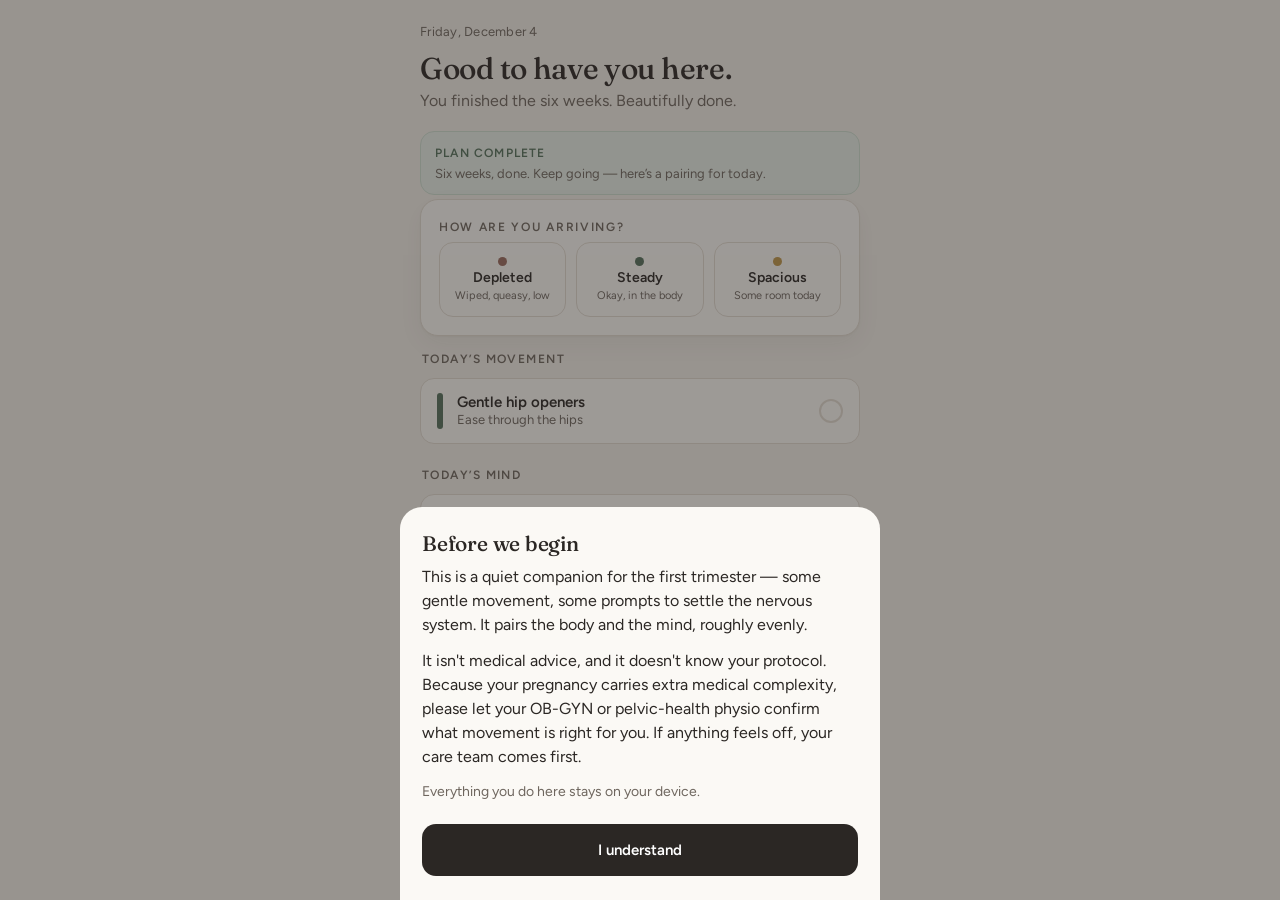
<file: first-trimester/index.html>
<!DOCTYPE html>
<html lang="en">
<head>
<meta charset="UTF-8" />
<meta name="viewport" content="width=device-width, initial-scale=1.0, maximum-scale=1.0, user-scalable=no, viewport-fit=cover" />
<meta name="theme-color" content="#F2EEE7" />
<meta name="apple-mobile-web-app-capable" content="yes" />
<meta name="apple-mobile-web-app-status-bar-style" content="default" />
<meta name="apple-mobile-web-app-title" content="First Trimester" />
<title>First Trimester</title>

<!-- PWA -->
<link rel="manifest" href="/reclaiming/first-trimester/manifest.json" />
<link rel="icon" type="image/svg+xml" href="/reclaiming/first-trimester/favicon.svg" />
<link rel="apple-touch-icon" href="/reclaiming/first-trimester/icon-192.png" />

<link rel="preconnect" href="https://fonts.googleapis.com">
<link rel="preconnect" href="https://fonts.gstatic.com" crossorigin>
<link href="https://fonts.googleapis.com/css2?family=Fraunces:opsz,wght@9..144,400;9..144,500;9..144,600&family=Figtree:wght@400;500;600&display=swap" rel="stylesheet">
<style>
  /* ---------- tokens ---------- */
  :root{
    --paper:#F2EEE7; --surface:#FBF9F5; --surface-2:#EFEAE1;
    --ink:#2B2724; --ink-soft:#6E665E; --line:#E2DBD0;
    --move:#54705B; --move-soft:#E6EDE6;
    --mind:#5B6B82; --mind-soft:#E6EAF0;
    --gold:#C0974A; --radius:18px;
    --shadow:0 1px 2px rgba(43,39,36,.04), 0 8px 24px rgba(43,39,36,.05);
    --ease:cubic-bezier(.22,.61,.36,1);
  }
  *{box-sizing:border-box;}
  html,body{margin:0;padding:0;}
  body{
    background:var(--paper); color:var(--ink);
    font-family:"Figtree",system-ui,-apple-system,sans-serif;
    font-size:16px; line-height:1.5; -webkit-font-smoothing:antialiased;
    overflow-x:hidden; min-height:100dvh;
  }
  @media (prefers-reduced-motion:reduce){ *{animation:none!important;transition:none!important;} }

  .app{ max-width:480px; width:100%; margin:0 auto; min-height:100dvh;
    display:flex; flex-direction:column; background:var(--paper); position:relative; }
  .scroll{ flex:1 1 auto; overflow-y:auto; overflow-x:hidden;
    padding:calc(env(safe-area-inset-top) + 8px) 20px 110px; -webkit-overflow-scrolling:touch; }
  .screen{display:none; animation:rise .4s var(--ease) both;}
  .screen.active{display:block;}
  @keyframes rise{from{opacity:0;transform:translateY(8px);}to{opacity:1;transform:none;}}

  .eyebrow{ font-size:12px; letter-spacing:.14em; text-transform:uppercase;
    color:var(--ink-soft); font-weight:600; margin:0 0 6px; }
  h1{font-family:"Fraunces",serif; font-weight:500; font-size:30px; line-height:1.1; margin:0 0 4px; letter-spacing:-.01em;}
  h2{font-family:"Fraunces",serif; font-weight:500; font-size:21px; line-height:1.15; margin:0 0 10px; letter-spacing:-.01em;}
  h3{font-family:"Fraunces",serif; font-weight:500; font-size:18px; margin:0 0 6px;}
  p{margin:0 0 12px;}
  .soft{color:var(--ink-soft);} .small{font-size:14px;} .ll{max-width:60ch;}

  .top{padding:14px 0 18px;}
  .datestr{font-size:13px; color:var(--ink-soft); margin:0 0 10px; letter-spacing:.02em;}

  .card{ background:var(--surface); border:1px solid var(--line); border-radius:var(--radius);
    padding:18px; box-shadow:var(--shadow); margin-bottom:14px; }
  .card h2,.card h3{margin-top:0;}

  .arrive{display:flex; flex-direction:column; gap:10px; margin-top:4px;}
  .arrive-row{display:flex; gap:10px;}
  .chip{ flex:1 1 0; min-width:0; border:1px solid var(--line); background:var(--surface);
    border-radius:14px; padding:14px 8px; min-height:64px; font-family:inherit; font-size:14px;
    color:var(--ink); cursor:pointer; display:flex; flex-direction:column; align-items:center;
    justify-content:center; gap:3px; text-align:center;
    transition:border-color .2s var(--ease), background .2s var(--ease), transform .12s var(--ease); }
  .chip:active{transform:scale(.97);}
  .chip .dot{width:9px;height:9px;border-radius:50%;}
  .chip.sel{border-color:var(--ink); background:var(--surface-2);}
  .chip .lab{font-weight:600;}
  .chip .sub{font-size:11px; color:var(--ink-soft); line-height:1.2;}

  .suggest{ background:var(--surface-2); border:1px solid var(--line); border-radius:14px;
    padding:16px; margin-top:12px; }
  .suggest .eyebrow{margin-bottom:8px;}

  .progcard{ background:var(--surface-2); border:1px solid var(--line); border-radius:14px;
    padding:12px 14px; margin:0 0 4px; display:flex; flex-direction:column; gap:3px; }
  .progcard.rest{ background:#FBF3E9; border-color:#EAD9C0; }
  .progcard.done{ background:var(--move-soft); border-color:#cdddcf; }
  .progcard .progtag{ font-size:12px; letter-spacing:.1em; text-transform:uppercase; font-weight:600; color:var(--ink); }
  .progcard.rest .progtag{ color:#9A6B2E; }
  .progcard.done .progtag{ color:var(--move); }
  .progcard .progtheme{ font-size:13px; color:var(--ink-soft); line-height:1.35; }

  .planday{ background:var(--surface); border:1px solid var(--line); border-radius:16px;
    padding:12px 12px 4px; margin-bottom:12px; box-shadow:var(--shadow); }
  .planday-now{ border-color:var(--gold); }
  .planhead{ display:flex; align-items:center; justify-content:space-between; padding:2px 4px 8px; }
  .planhead .pdate{ font-size:13px; font-weight:600; color:var(--ink); letter-spacing:.02em; }
  .planhead .pnow{ font-size:11px; font-weight:600; letter-spacing:.06em; text-transform:uppercase;
    color:#fff; background:var(--gold); padding:3px 9px; border-radius:999px; }
  .planday .item{ margin-bottom:8px; }

  .item{ width:100%; text-align:left; background:var(--surface); border:1px solid var(--line);
    border-radius:14px; padding:14px 16px; margin-bottom:10px; cursor:pointer; display:flex;
    align-items:center; gap:14px; min-height:56px; font-family:inherit; color:var(--ink);
    transition:border-color .2s var(--ease), transform .12s var(--ease); }
  .item:active{transform:scale(.99);}
  .item:hover{border-color:#cfc6b8;}
  .item .txt{flex:1 1 auto; min-width:0;}
  .item .name{font-weight:600; font-size:15px; line-height:1.25; display:block;}
  .item .meta{font-size:13px; color:var(--ink-soft); line-height:1.3; display:block;}
  .tag{ flex:0 0 auto; width:6px; align-self:stretch; border-radius:6px; min-height:34px; }
  .tag.move{background:var(--move);} .tag.mind{background:var(--mind);}
  .check{ flex:0 0 auto; width:24px; height:24px; border-radius:50%; border:2px solid var(--line);
    display:flex; align-items:center; justify-content:center; font-size:13px; color:#fff; }
  .check.on{background:var(--gold); border-color:var(--gold);}

  .seclab{ font-size:12px; letter-spacing:.12em; text-transform:uppercase; color:var(--ink-soft);
    font-weight:600; margin:22px 2px 10px; }
  .seclab:first-of-type{margin-top:6px;}

  .back{ background:none; border:none; font-family:inherit; color:var(--ink-soft); font-size:15px;
    cursor:pointer; padding:8px 4px 12px 0; display:inline-flex; align-items:center; gap:6px; min-height:44px; }
  .pill{ display:inline-block; font-size:11px; font-weight:600; letter-spacing:.06em; text-transform:uppercase;
    padding:4px 10px; border-radius:999px; margin-bottom:10px; }
  .pill.move{background:var(--move-soft); color:var(--move);}
  .pill.mind{background:var(--mind-soft); color:var(--mind);}
  .cues{list-style:none; padding:0; margin:14px 0;}
  .cues li{ position:relative; padding:0 0 0 22px; margin-bottom:10px; line-height:1.45; }
  .cues li::before{ content:""; position:absolute; left:2px; top:9px; width:7px; height:7px;
    border-radius:50%; background:var(--move); }
  .cues.mindcue li::before{background:var(--mind);}
  .easeoff{ background:#FBF3E9; border:1px solid #EAD9C0; border-radius:14px; padding:14px 16px;
    margin:14px 0; font-size:14px; line-height:1.45; }
  .easeoff .eyebrow{color:#9A6B2E; margin-bottom:6px;}
  .donebtn{ width:100%; min-height:52px; border-radius:14px; border:1px solid var(--move);
    background:var(--move-soft); color:var(--move); font-family:inherit; font-weight:600; font-size:15px;
    cursor:pointer; margin-top:8px; transition:transform .12s var(--ease); }
  .donebtn.mind{border-color:var(--mind); background:var(--mind-soft); color:var(--mind);}
  .donebtn:active{transform:scale(.99);}
  .donebtn.on{background:var(--gold); border-color:var(--gold); color:#fff;}
  .prompt{ font-family:"Fraunces",serif; font-size:23px; line-height:1.32; font-weight:400;
    color:var(--ink); margin:6px 0 12px; }

  .videolink{ display:flex; align-items:center; gap:13px; text-decoration:none; color:var(--ink);
    background:var(--move-soft); border:1px solid #cdddcf; border-radius:14px; padding:14px 16px;
    margin:14px 0 6px; transition:border-color .2s var(--ease), transform .12s var(--ease); }
  .videolink:active{transform:scale(.99);}
  .videolink:hover{border-color:var(--move);}
  .videolink .vico{ flex:0 0 auto; width:34px; height:34px; border-radius:10px; background:var(--move);
    display:flex; align-items:center; justify-content:center; }
  .videolink .vico svg{width:20px; height:20px; stroke:#fff; fill:none; stroke-width:1.6; stroke-linejoin:round;}
  .videolink .vico svg path{fill:#fff; stroke:none;}
  .videolink .vtxt{flex:1 1 auto; min-width:0;}
  .videolink .vlab{display:block; font-weight:600; font-size:14px; color:var(--move); line-height:1.2;}
  .videolink .vsub{display:block; font-size:13px; color:var(--ink-soft); line-height:1.3; margin-top:2px;}
  .videolink .varr{flex:0 0 auto; color:var(--move); font-size:16px;}
  .vnote{margin:0 2px 4px;}

  .stat-row{display:flex; gap:12px; margin-bottom:14px;}
  .stat{ flex:1 1 0; min-width:0; background:var(--surface); border:1px solid var(--line);
    border-radius:14px; padding:16px 10px; text-align:center; }
  .stat .num{font-family:"Fraunces",serif; font-size:28px; font-weight:500; line-height:1;}
  .stat .lab{font-size:12px; color:var(--ink-soft); margin-top:6px; line-height:1.25;}
  textarea{ width:100%; min-height:90px; resize:vertical; border:1px solid var(--line); border-radius:14px;
    padding:14px; font-family:inherit; font-size:15px; color:var(--ink); background:var(--surface); line-height:1.5; }
  textarea:focus{outline:2px solid var(--mind); outline-offset:1px;}
  .ghostbtn{ background:none; border:1px solid var(--line); border-radius:12px; padding:10px 16px;
    font-family:inherit; font-size:14px; color:var(--ink-soft); cursor:pointer; min-height:44px; }
  .note-disclaimer{ background:var(--mind-soft); border:1px solid #cdd6e3; border-radius:14px;
    padding:16px; font-size:14px; line-height:1.5; color:#3f4a5c; }

  nav{ position:sticky; bottom:0; z-index:30; background:rgba(251,249,245,.92);
    backdrop-filter:saturate(1.4) blur(10px); border-top:1px solid var(--line);
    padding:6px 8px calc(env(safe-area-inset-bottom) + 6px); display:flex; gap:2px;
    max-width:480px; width:100%; margin:0 auto; }
  .navbtn{ flex:1 1 0; min-width:0; background:none; border:none; cursor:pointer; font-family:inherit;
    color:var(--ink-soft); padding:8px 4px 6px; display:flex; flex-direction:column; align-items:center;
    gap:3px; min-height:52px; border-radius:12px; transition:color .2s var(--ease); }
  .navbtn .ico{width:24px; height:24px; display:block;}
  .navbtn .nlab{font-size:11px; font-weight:500;}
  .navbtn.active{color:var(--ink);}
  .navbtn svg{stroke:currentColor; fill:none; stroke-width:1.6; stroke-linecap:round; stroke-linejoin:round;}

  .overlay{ position:fixed; inset:0; z-index:50; background:rgba(43,39,36,.45);
    display:none; align-items:flex-end; justify-content:center; }
  .overlay.show{display:flex;}
  .sheet{ background:var(--surface); width:100%; max-width:480px; border-radius:22px 22px 0 0;
    padding:24px 22px calc(env(safe-area-inset-bottom) + 24px); animation:slideup .35s var(--ease) both; }
  @keyframes slideup{from{transform:translateY(100%);}to{transform:none;}}
  .sheet h2{margin-top:0;}
  .primarybtn{ width:100%; min-height:52px; border-radius:14px; border:none; background:var(--ink);
    color:#fff; font-family:inherit; font-weight:600; font-size:15px; cursor:pointer; margin-top:10px; }
</style>
</head>
<body>
<div class="app">
  <div class="scroll" id="scroll">

    <!-- TODAY -->
    <section class="screen active" id="screen-today">
      <div class="top">
        <div class="datestr" id="datestr"></div>
        <h1>Good to have you here.</h1>
        <p class="soft" id="todayLede" style="margin-bottom:0;">One small thing today is enough.</p>
      </div>
      <div id="progLine"></div>
      <div class="card">
        <p class="eyebrow">How are you arriving?</p>
        <div class="arrive">
          <div class="arrive-row">
            <button class="chip" data-energy="depleted"><span class="dot" style="background:#9A6B5E;"></span><span class="lab">Depleted</span><span class="sub">Wiped, queasy, low</span></button>
            <button class="chip" data-energy="steady"><span class="dot" style="background:var(--move);"></span><span class="lab">Steady</span><span class="sub">Okay, in the body</span></button>
            <button class="chip" data-energy="spacious"><span class="dot" style="background:var(--gold);"></span><span class="lab">Spacious</span><span class="sub">Some room today</span></button>
          </div>
        </div>
        <div class="suggest" id="suggestBox" style="display:none;">
          <p class="eyebrow">For today</p>
          <p id="suggestText" style="margin:0;"></p>
        </div>
      </div>
      <p class="seclab" id="todayMoveLab">Today's movement</p>
      <div id="todayMove"></div>
      <p class="seclab" id="todayMindLab">Today's mind</p>
      <div id="todayMind"></div>
    </section>

    <!-- PLAN -->
    <section class="screen" id="screen-plan">
      <div class="top">
        <p class="eyebrow">Plan</p>
        <h1>Six weeks, weekdays.</h1>
        <p class="soft ll" style="margin-bottom:0;">One movement and one mind moment each weekday for six weeks. Weekends are rest. Tap any to open it.</p>
      </div>
      <div id="planList"></div>
    </section>

    <!-- MOVE -->
    <section class="screen" id="screen-move">
      <div class="top">
        <p class="eyebrow">Move</p>
        <h1>Gentle by design.</h1>
        <p class="soft ll" style="margin-bottom:0;">First-trimester movement, scaled to how you feel. Cues, not rep counts. Tap any to open.</p>
      </div>
      <div id="moveList"></div>
    </section>

    <!-- MIND -->
    <section class="screen" id="screen-mind">
      <div class="top">
        <p class="eyebrow">Mind</p>
        <h1>A place to settle.</h1>
        <p class="soft ll" style="margin-bottom:0;">Short prompts for the nervous system — orienting, checking in, resting. No fixing required.</p>
      </div>
      <div id="mindList"></div>
    </section>

    <!-- YOU -->
    <section class="screen" id="screen-you">
      <div class="top">
        <p class="eyebrow">You</p>
        <h1>Showing up.</h1>
        <p class="soft" style="margin-bottom:0;">Not a streak to protect — just a record of the days you turned toward yourself.</p>
      </div>
      <div class="stat-row">
        <div class="stat"><div class="num" id="statDays">0</div><div class="lab">days shown up</div></div>
        <div class="stat"><div class="num" id="statMoves">0</div><div class="lab">moves done</div></div>
        <div class="stat"><div class="num" id="statMinds">0</div><div class="lab">mind moments</div></div>
      </div>
      <div class="card">
        <h3>Today's note</h3>
        <p class="small soft" style="margin-top:0;">How was the body, the mood, the day. For you only.</p>
        <textarea id="noteBox" placeholder="A line or two..."></textarea>
        <div style="display:flex; gap:10px; margin-top:10px; align-items:center;">
          <button class="ghostbtn" id="saveNote">Save note</button>
          <span class="small soft" id="noteSaved"></span>
        </div>
      </div>
      <div class="card">
        <h3>Before you move</h3>
        <div class="note-disclaimer">
          Your pregnancy has a medical layer to it &mdash; the anticoagulation, the autoimmune protocol, the team around you. Treat everything here as general first-trimester movement, and let your OB-GYN or a pelvic-health physio confirm what's right for <em>your</em> body. If anything ever feels wrong &mdash; bleeding, cramping, real dizziness, breathlessness &mdash; stop and call your team, not this app.
        </div>
      </div>
      <div class="card">
        <h3>Data &amp; reset</h3>
        <p class="small soft" style="margin-top:0;">Everything stays on this device. Nothing is sent anywhere.</p>
        <button class="ghostbtn" id="resetBtn">Clear all my data</button>
      </div>
      <p class="small soft" style="text-align:center; margin-top:18px;">v1 &mdash; built to be reshaped. Tell me what to change.</p>
    </section>

    <!-- DETAIL -->
    <section class="screen" id="screen-detail">
      <button class="back" id="backBtn">&larr; Back</button>
      <div id="detailBody"></div>
    </section>

  </div>

  <nav>
    <button class="navbtn active" data-go="today" aria-label="Today"><span class="ico"><svg viewBox="0 0 24 24"><circle cx="12" cy="12" r="4.5"/><path d="M12 2v2M12 20v2M2 12h2M20 12h2M4.9 4.9l1.4 1.4M17.7 17.7l1.4 1.4M19.1 4.9l-1.4 1.4M6.3 17.7l-1.4 1.4"/></svg></span><span class="nlab">Today</span></button>
    <button class="navbtn" data-go="move" aria-label="Move"><span class="ico"><svg viewBox="0 0 24 24"><circle cx="12" cy="5" r="2.2"/><path d="M5 21l3-6 4 2 3-3M8 15l-1-4 5-1 3 3 3 1"/></svg></span><span class="nlab">Move</span></button>
    <button class="navbtn" data-go="mind" aria-label="Mind"><span class="ico"><svg viewBox="0 0 24 24"><path d="M12 21s-7-4.5-7-10a4 4 0 0 1 7-2.5A4 4 0 0 1 19 11c0 5.5-7 10-7 10z"/></svg></span><span class="nlab">Mind</span></button>
    <button class="navbtn" data-go="plan" aria-label="Plan"><span class="ico"><svg viewBox="0 0 24 24"><rect x="3.5" y="5" width="17" height="15" rx="2.5"/><path d="M3.5 9.5h17M8 3.5v3M16 3.5v3"/></svg></span><span class="nlab">Plan</span></button>
    <button class="navbtn" data-go="you" aria-label="You"><span class="ico"><svg viewBox="0 0 24 24"><circle cx="12" cy="8" r="3.4"/><path d="M5.5 20a6.5 6.5 0 0 1 13 0"/></svg></span><span class="nlab">You</span></button>
  </nav>
</div>

<div class="overlay" id="welcome">
  <div class="sheet">
    <h2>Before we begin</h2>
    <p class="ll">This is a quiet companion for the first trimester &mdash; some gentle movement, some prompts to settle the nervous system. It pairs the body and the mind, roughly evenly.</p>
    <p class="ll">It isn't medical advice, and it doesn't know your protocol. Because your pregnancy carries extra medical complexity, please let your OB-GYN or pelvic-health physio confirm what movement is right for you. If anything feels off, your care team comes first.</p>
    <p class="small soft">Everything you do here stays on your device.</p>
    <button class="primarybtn" id="welcomeOk">I understand</button>
  </div>
</div>

<script>
/* ---------------- storage (safe; memory fallback if blocked) ---------------- */
const Store = (() => {
  const KEY = "ft_companion_v1";
  let mem = null;
  function fresh(){ return { seenWelcome:false, days:{}, lastEnergy:null }; }
  function read(){
    if(mem) return mem;
    try{ const raw = localStorage.getItem(KEY); mem = raw ? JSON.parse(raw) : fresh(); }
    catch(e){ mem = mem || fresh(); }
    return mem;
  }
  function write(s){ mem = s; try{ localStorage.setItem(KEY, JSON.stringify(s)); }catch(e){} }
  function reset(){ mem = fresh(); try{ localStorage.removeItem(KEY); }catch(e){} }
  return { read, write, reset };
})();

function ymd(d){ return d.getFullYear()+"-"+String(d.getMonth()+1).padStart(2,"0")+"-"+String(d.getDate()).padStart(2,"0"); }
const todayKey = () => ymd(new Date());
function dayRecord(){
  const s = Store.read();
  if(!s.days[todayKey()]) s.days[todayKey()] = { moves:[], minds:[], note:"" };
  return s.days[todayKey()];
}

/* ---------------- content ---------------- */
const MOVES = [
  { id:"breath-360", group:"Breath & core foundations", name:"360 degree breath", meta:"The base everything sits on",
    cues:["Sit or lie comfortably. Hands on your lower ribs.",
      "Breathe in and let the ribs widen in all directions, and the belly soften out.",
      "On the inhale, let the pelvic floor gently release and open downward.",
      "On the slow exhale, feel a quiet, effortless lift and a gentle drawing-in low in the belly.",
      "A few slow rounds. The release matters as much as the lift."],
    ease:"If you catch yourself holding your breath or gripping the belly, back off. This should feel easy.",
    video:"https://www.youtube.com/watch?v=W8s6ajy7NoU", videoTitle:"Prenatal 360 Breathing & Dynamic Warm-Up (all trimesters)" },
  { id:"connection", group:"Breath & core foundations", name:"Connection breath", meta:"Breath linked to deep core",
    cues:["Build on the 360 degree breath.",
      "Inhale wide and soft. On the exhale, let a light, low engagement come through the deep belly and pelvic floor together, as if gently hugging the baby toward your spine.",
      "Let it go completely on the next inhale.",
      "Think whisper of effort, not a hard squeeze."],
    ease:"No bearing down, no breath-holding, no doming of the belly. If you feel that, make it smaller.",
    video:"https://www.youtube.com/watch?v=4kvrVN6qKQ8", videoTitle:"Prenatal / Postpartum Core Connection Breath" },
  { id:"pf-lift", group:"Pelvic floor", name:"Pelvic floor lift and let-go", meta:"Lift, then fully release",
    cues:["On an exhale, gently lift the pelvic floor up and in, like softly slowing the flow of urine.",
      "Hold for a breath if comfortable, then fully let go and feel it settle back down.",
      "A few unhurried repetitions.",
      "A floor that can release is as important as one that can lift."],
    ease:"If lifting feels like straining, or you can't sense the let-go, just practise the release on its own for now.",
    video:"https://www.youtube.com/watch?v=APCdcePoMik", videoTitle:"Prenatal Physiotherapy: Pelvic Floor Exercises" },
  { id:"pf-release", group:"Pelvic floor", name:"Pelvic floor down-training", meta:"For a floor that holds tension",
    cues:["Comfortable position, jaw soft, shoulders down.",
      "On each slow inhale, imagine the pelvic floor opening and softening downward, letting go, not pushing.",
      "Exhale and simply rest. No active lift here.",
      "Useful on days your whole system feels braced."],
    ease:"This is rest, not work. If you're trying hard, you're doing too much.",
    video:"https://www.youtube.com/playlist?list=PLhrUCOuqvsXKeFu2z2_YrFRQuXtc1XhUj", videoTitle:"APPEAL: Pelvic Floor Muscle Education in Pregnancy" },
  { id:"squat", group:"Gentle strength", name:"Supported squat", meta:"To comfort, with something to hold",
    cues:["Stand near a chair or counter you can lightly hold.",
      "Sit your hips back and down only as far as feels easy and stable.",
      "Breathe out as you stand; keep the breath moving the whole time.",
      "A small set, well within range. Stop while it still feels good."],
    ease:"Avoid holding your breath or pushing to fatigue. If you feel lightheaded standing up, slow right down.",
    video:"https://www.youtube.com/watch?v=n9eASCpFOwk", videoTitle:"20-Minute First Trimester Prenatal Strength Workout" },
  { id:"hinge", group:"Gentle strength", name:"Hip hinge", meta:"The pattern behind picking things up",
    cues:["Feet hip-width, soft knees.",
      "Send the hips backward and let the chest tip forward, keeping a long, neutral spine.",
      "Return by squeezing through the hips, exhaling as you rise.",
      "Light and controlled. This pattern protects your back as the months go on."],
    ease:"No rounding under load, no breath-holding. Keep the range comfortable.",
    video:"https://www.youtube.com/watch?v=MgOkghqNFUM", videoTitle:"Hip Hinge / Romanian Deadlift — Pregnancy Strength" },
  { id:"upper", group:"Gentle strength", name:"Light upper-body work", meta:"Bands or light weights",
    cues:["Rows, gentle presses, or band pull-aparts, whatever you already know and like.",
      "Keep loads light to moderate and reps well short of failure.",
      "Exhale on the effort; never hold the breath against a load."],
    ease:"If your usual weights feel heavier or you're more breathless than normal, drop the load. First-trimester fatigue is real.",
    video:"https://www.youtube.com/watch?v=-zkpEA0a_dE", videoTitle:"20-Minute Prenatal Upper-Body Strength (Dumbbells)" },
  { id:"catcow", group:"Mobility & posture", name:"Spinal waves", meta:"Cat-cow, slow and curious",
    cues:["On hands and knees, or seated if that's easier.",
      "Let the spine ripple, arching gently then rounding gently, moving with the breath.",
      "Explore where it wants to go, Feldenkrais-style. No fixed shape.",
      "A handful of slow waves."],
    ease:"Stay in the painless, easy middle of your range. Nothing forced.",
    video:"https://www.youtube.com/watch?v=4q1mbbOytuQ", videoTitle:"Cat-Cow for the Back — Prenatal Yoga" },
  { id:"hips", group:"Mobility & posture", name:"Gentle hip openers", meta:"Ease through the hips",
    cues:["Seated figure-four, a supported low lunge, or easy hip circles.",
      "Move slowly and breathe into anything tight.",
      "Back off the moment it stops feeling like a pleasant stretch."],
    ease:"Ligaments get more lax in pregnancy, so don't chase a deeper stretch than usual. Easy is the target.",
    video:"https://www.youtube.com/watch?v=y_LXIbuAcVM", videoTitle:"Prenatal Hip Openers (all trimesters)" },
  { id:"posture", group:"Mobility & posture", name:"Posture reset", meta:"Ribs stacked over the pelvis",
    cues:["Stand tall. Let the ribs settle down and back over the pelvis rather than flaring forward.",
      "Crown of the head floating up, shoulders soft.",
      "A few slow breaths here. A good one to return to through the day."],
    ease:"No military stiffness. You're finding ease and length, not bracing.",
    video:"https://www.youtube.com/watch?v=y2vf_WJiCn4", videoTitle:"Prenatal Posture Workout (1st, 2nd & 3rd trimester)" },
  { id:"walk", group:"Aerobic", name:"Walking", meta:"The quiet workhorse",
    cues:["A conversational pace, where you could still talk, just.",
      "Most days, some walking is plenty.",
      "Outside if you can; it doubles as nervous-system regulation."],
    ease:"Slow down if you can't speak in sentences, feel dizzy, or get a stitch. Hydrate and don't overheat.",
    video:"https://www.youtube.com/watch?v=Qd4QBIoKrJM", videoTitle:"Pregnancy Walking Workout — no squats, no lunges (20 min)" },
  { id:"cardio", group:"Aerobic", name:"Easy cardio", meta:"Cycling, swimming, low-impact",
    cues:["Stationary cycling or swimming are kind to the joints and let you control intensity.",
      "Keep it moderate, working but not gasping.",
      "General guidance (e.g. ACOG) points to roughly 150 minutes a week of moderate activity for uncomplicated pregnancies. Treat that as an approximate guideline, not a target, and one that depends on your clearance."],
    ease:"Avoid overheating (go easy on hot rooms and hot water), stay well hydrated, and stop if you feel faint or unusually breathless.",
    video:"https://www.youtube.com/watch?v=x9DcwE63eLA", videoTitle:"Low-Impact HIIT — First & Second Trimester Prenatal Cardio" }
];

const MINDS = [
  { id:"orient", group:"Grounding", name:"Orienting", meta:"Let your eyes lead",
    prompt:"Slowly look around the room. Let your eyes land wherever they want, no agenda. Name three things you can see, in no hurry.",
    body:"This tells the system, gently, that you're here and it's now. Nothing to solve, just landing back in the room." },
  { id:"contact", group:"Grounding", name:"Points of contact", meta:"Find the ground",
    prompt:"Feel where your body meets the chair, the bed, the floor. Let your weight be held there. Let a little of it go.",
    body:"You don't have to hold yourself up alone right now. The surface underneath you is already doing it." },
  { id:"exhale", group:"Grounding", name:"The long exhale", meta:"Lengthen the out-breath",
    prompt:"Breathe in for a comfortable count. Then make the exhale a little longer than the inhale. Five or six of those, slow.",
    body:"A longer exhale leans on the parasympathetic side, your system's own brake. You already know this one in your body." },
  { id:"part", group:"Checking in", name:"Who's here?", meta:"Turn toward a part",
    prompt:"Notice what part of you is most present right now. Tired? Anxious? Hopeful? Can you turn toward it with a little curiosity, the way you would for someone you love?",
    body:"You don't have to change it. Being seen is often enough, for the part and for you." },
  { id:"worried", group:"Checking in", name:"The worried part", meta:"It doesn't need fixing",
    prompt:"If there's a part of you that's scared about the pregnancy, let it know you noticed. You're not arguing with it. You're letting it know it isn't alone in there.",
    body:"Worry usually softens when it stops having to shout to be heard." },
  { id:"both", group:"Reframing", name:"Both can sit here", meta:"Hope and fear together",
    prompt:"You're allowed to feel the hope and the fear at the same time. They can share the seat. You don't have to pick one.",
    body:"Holding both isn't being unsure. It's being honest about something genuinely uncertain." },
  { id:"next", group:"Reframing", name:"Just the next thing", meta:"Shrink the horizon",
    prompt:"Your job today isn't the whole pregnancy. It's the next small thing. A glass of water. One slow breath. Then the one after that.",
    body:"The mind wants to manage the entire arc at once. It can't. The next thing is enough." },
  { id:"tired", group:"Rest", name:"Tired is information", meta:"Permission to do less",
    prompt:"Tired isn't a failure of willpower. It's data, your body building something enormous. What would five percent more rest look like in the next hour?",
    body:"First-trimester fatigue is the body doing real work behind the scenes. You can let it." },
  { id:"nadir", group:"Rest", name:"The small-hours wake", meta:"For the nights you stir",
    prompt:"If you wake in the small hours, see if you can meet it without alarm. Soften your jaw. Let the system know it's safe to settle.",
    body:"Waking at the deepest dip isn't a malfunction. It can be a sensitive, attentive nervous system doing a quiet check. It doesn't need you to fight it." }
];

/* ---------------- 6-week weekday program ---------------- */
/* Mon-Fri for 6 weeks (30 weekdays), one movement + one mind moment each day.
   Gentle progression: foundations -> floor & breath -> strength & mobility ->
   aerobic base -> building -> integration. Adjust PROGRAM_START_DATE to reschedule. */
const PROGRAM_START_DATE = new Date(2026, 5, 15); // Mon Jun 15 2026 (months are 0-indexed)
const PROGRAM = [
  { theme:"Foundations — breath & the floor", days:[
    { move:"breath-360", mind:"orient" },
    { move:"pf-release", mind:"contact" },
    { move:"breath-360", mind:"exhale" },
    { move:"walk",       mind:"next"   },
    { move:"catcow",     mind:"tired"  } ]},
  { theme:"Linking breath to the deep core", days:[
    { move:"connection", mind:"orient"  },
    { move:"pf-lift",    mind:"both"    },
    { move:"breath-360", mind:"exhale"  },
    { move:"walk",       mind:"part"    },
    { move:"hips",       mind:"tired"   } ]},
  { theme:"Gentle strength & mobility", days:[
    { move:"squat",      mind:"next"    },
    { move:"connection", mind:"worried" },
    { move:"posture",    mind:"contact" },
    { move:"walk",       mind:"exhale"  },
    { move:"catcow",     mind:"nadir"   } ]},
  { theme:"Strength meets an aerobic base", days:[
    { move:"hinge",      mind:"both"    },
    { move:"pf-lift",    mind:"orient"  },
    { move:"upper",      mind:"next"    },
    { move:"cardio",     mind:"tired"   },
    { move:"hips",       mind:"part"    } ]},
  { theme:"Building, gently", days:[
    { move:"squat",      mind:"exhale"  },
    { move:"connection", mind:"worried" },
    { move:"walk",       mind:"next"    },
    { move:"upper",      mind:"contact" },
    { move:"posture",    mind:"both"    } ]},
  { theme:"Integration", days:[
    { move:"cardio",     mind:"orient"  },
    { move:"hinge",      mind:"tired"   },
    { move:"pf-release", mind:"nadir"   },
    { move:"walk",       mind:"exhale"  },
    { move:"catcow",     mind:"part"    } ]}
];
const PROGRAM_DAYS = PROGRAM.length * 5;

function isWeekend(d){ const w=d.getDay(); return w===0 || w===6; }
function startMidnight(){ const s=new Date(PROGRAM_START_DATE); s.setHours(0,0,0,0); return s; }

/* Calendar date of the k-th program weekday (k = weekIdx*5 + dayIdx), skipping weekends. */
function slotDate(weekIdx, dayIdx){
  const k = weekIdx*5 + dayIdx;
  const d = startMidnight();
  let added = 0;
  while(added < k){ d.setDate(d.getDate()+1); if(!isWeekend(d)) added++; }
  return d;
}
/* Number of weekdays from the start date to a given (weekday) date; start -> 0. */
function weekdayIndex(date){
  const d = new Date(date); d.setHours(0,0,0,0);
  const cur = startMidnight();
  let idx = 0;
  while(cur.getTime() < d.getTime()){ cur.setDate(cur.getDate()+1); if(!isWeekend(cur)) idx++; }
  return idx;
}
function todaySlot(){
  const now = new Date(); now.setHours(0,0,0,0);
  if(now.getTime() < startMidnight().getTime()) return { status:'before' };
  if(isWeekend(now)) return { status:'weekend' };
  const idx = weekdayIndex(now);
  if(idx >= PROGRAM_DAYS) return { status:'after' };
  return { status:'day', weekIdx:Math.floor(idx/5), dayIdx:idx%5, n: idx+1 };
}
function nextProgramSlot(){
  const now = new Date(); now.setHours(0,0,0,0);
  const start = startMidnight();
  let cur;
  if(now.getTime() < start.getTime()){ cur = start; }
  else { cur = new Date(now); do { cur.setDate(cur.getDate()+1); } while(isWeekend(cur)); }
  const idx = weekdayIndex(cur);
  if(idx >= PROGRAM_DAYS) return null;
  return { weekIdx:Math.floor(idx/5), dayIdx:idx%5, n: idx+1 };
}

/* ---------------- helpers ---------------- */
function groupBy(arr){ const m={}; arr.forEach(x=>{(m[x.group]=m[x.group]||[]).push(x);}); return m; }
function isDone(type,id){ return dayRecord()[type].includes(id); }
function toggleDone(type,id){
  const s=Store.read(); const rec=s.days[todayKey()];
  const i=rec[type].indexOf(id); if(i===-1) rec[type].push(id); else rec[type].splice(i,1);
  Store.write(s);
}
function esc(str){ return String(str).replace(/[&<>]/g,c=>({'&':'&amp;','<':'&lt;','>':'&gt;'}[c])); }

/* ---------------- item + list rendering ---------------- */
function itemRender(type,x,done){
  return '<button class="item" data-type="'+type+'" data-id="'+x.id+'">'
    +'<span class="tag '+type+'"></span>'
    +'<span class="txt"><span class="name">'+esc(x.name)+'</span><span class="meta">'+esc(x.meta)+'</span></span>'
    +'<span class="check '+(done?'on':'')+'">'+(done?'✓':'')+'</span></button>';
}
function itemHTML(type,x,storeKey){ return itemRender(type,x,isDone(storeKey,x.id)); }
function bindItems(container){
  container.querySelectorAll('.item').forEach(btn=>{
    btn.addEventListener('click',()=> openDetail(btn.dataset.type, btn.dataset.id));
  });
}

function renderMove(){
  const groups=groupBy(MOVES); let html='';
  Object.keys(groups).forEach(g=>{ html+='<p class="seclab">'+g+'</p>'; groups[g].forEach(m=> html+=itemHTML('move',m,'moves')); });
  const el=document.getElementById('moveList'); el.innerHTML=html; bindItems(el);
}
function renderMind(){
  const groups=groupBy(MINDS); let html='';
  Object.keys(groups).forEach(g=>{ html+='<p class="seclab">'+g+'</p>'; groups[g].forEach(m=> html+=itemHTML('mind',m,'minds')); });
  const el=document.getElementById('mindList'); el.innerHTML=html; bindItems(el);
}

/* ---------------- detail view ---------------- */
let returnTab='move';
function openDetail(type,id){
  const isMove = type==='move';
  const data = (isMove?MOVES:MINDS).find(x=>x.id===id);
  if(!data) return;
  const storeKey = isMove?'moves':'minds';
  const done = isDone(storeKey,id);
  let html='';

  if(isMove){
    html+='<span class="pill move">'+esc(data.group)+'</span>';
    html+='<h1>'+esc(data.name)+'</h1>';
    html+='<ul class="cues">'+data.cues.map(c=>'<li>'+esc(c)+'</li>').join('')+'</ul>';
    html+='<div class="easeoff"><p class="eyebrow">Ease off if</p>'+esc(data.ease)+'</div>';
    if(data.video){
      html+='<a class="videolink" href="'+data.video+'" target="_blank" rel="noopener noreferrer">'
        +'<span class="vico"><svg viewBox="0 0 24 24" aria-hidden="true"><rect x="2.5" y="5" width="19" height="14" rx="3"/><path d="M10 9l5 3-5 3z"/></svg></span>'
        +'<span class="vtxt"><span class="vlab">Watch a guided video</span><span class="vsub">'+esc(data.videoTitle)+'</span></span>'
        +'<span class="varr">↗</span></a>';
      html+='<p class="vnote small soft">Opens YouTube in a new tab. A guide, not a prescription &mdash; clear movement with your care team first.</p>';
    }
    html+='<button class="donebtn '+(done?'on':'')+'" id="detailDone">'+(done?'✓ Done today':'Mark done today')+'</button>';
  }else{
    html+='<span class="pill mind">'+esc(data.group)+'</span>';
    html+='<h1>'+esc(data.name)+'</h1>';
    html+='<p class="prompt">'+esc(data.prompt)+'</p>';
    html+='<p class="soft ll">'+esc(data.body)+'</p>';
    html+='<button class="donebtn mind '+(done?'on':'')+'" id="detailDone">'+(done?'✓ Sat with this':'I sat with this')+'</button>';
  }
  document.getElementById('detailBody').innerHTML=html;

  document.getElementById('detailDone').addEventListener('click',function(){
    toggleDone(storeKey,id);
    const nowDone=isDone(storeKey,id);
    this.classList.toggle('on',nowDone);
    if(isMove) this.textContent = nowDone?'✓ Done today':'Mark done today';
    else this.textContent = nowDone?'✓ Sat with this':'I sat with this';
  });

  showScreen('detail',false);
  document.getElementById('scroll').scrollTop=0;
}

/* ---------------- today ---------------- */
function renderToday(){
  const d=new Date();
  document.getElementById('datestr').textContent=d.toLocaleDateString('en-US',{weekday:'long',month:'long',day:'numeric'});
  const energy=Store.read().lastEnergy;
  document.querySelectorAll('.chip').forEach(c=> c.classList.toggle('sel', c.dataset.energy===energy));
  if(energy) showSuggestion(energy);

  const slot=todaySlot();
  const prog=document.getElementById('progLine');
  const lede=document.getElementById('todayLede');
  const moveLab=document.getElementById('todayMoveLab');
  const mindLab=document.getElementById('todayMindLab');
  let move, mind;

  function pair(weekIdx,dayIdx){
    const day=PROGRAM[weekIdx].days[dayIdx];
    return [MOVES.find(m=>m.id===day.move), MINDS.find(m=>m.id===day.mind)];
  }

  if(slot.status==='day'){
    [move,mind]=pair(slot.weekIdx,slot.dayIdx);
    prog.innerHTML='<div class="progcard"><span class="progtag">Week '+(slot.weekIdx+1)+' · Day '+slot.n+' of '+PROGRAM_DAYS+'</span><span class="progtheme">'+esc(PROGRAM[slot.weekIdx].theme)+'</span></div>';
    lede.textContent='Today’s pair, from your 6-week plan.';
    moveLab.textContent='Today’s movement'; mindLab.textContent='Today’s mind';
  } else if(slot.status==='weekend'){
    const nx=nextProgramSlot();
    if(nx) [move,mind]=pair(nx.weekIdx,nx.dayIdx);
    prog.innerHTML='<div class="progcard rest"><span class="progtag">Rest day</span><span class="progtheme">Weekends are off in your plan. Here’s what’s next when you’re ready.</span></div>';
    lede.textContent='A weekend off. Rest counts too.';
    moveLab.textContent='Next movement'; mindLab.textContent='Next mind';
  } else if(slot.status==='after'){
    const seed=parseInt(todayKey().replace(/-/g,''),10);
    move=MOVES[seed%MOVES.length]; mind=MINDS[seed%MINDS.length];
    prog.innerHTML='<div class="progcard done"><span class="progtag">Plan complete</span><span class="progtheme">Six weeks, done. Keep going — here’s a pairing for today.</span></div>';
    lede.textContent='You finished the six weeks. Beautifully done.';
    moveLab.textContent='Today’s movement'; mindLab.textContent='Today’s mind';
  } else { // before start
    [move,mind]=pair(0,0);
    prog.innerHTML='<div class="progcard"><span class="progtag">Starts soon</span><span class="progtheme">Your plan begins '+slotDate(0,0).toLocaleDateString('en-US',{weekday:'long',month:'long',day:'numeric'})+'.</span></div>';
    moveLab.textContent='Day 1 movement'; mindLab.textContent='Day 1 mind';
  }

  const tm=document.getElementById('todayMove'); tm.innerHTML=itemHTML('move',move,'moves'); bindItems(tm);
  const tn=document.getElementById('todayMind'); tn.innerHTML=itemHTML('mind',mind,'minds'); bindItems(tn);
}

function renderPlan(){
  const s=Store.read();
  let html='';
  PROGRAM.forEach((wk,wi)=>{
    html+='<p class="seclab">Week '+(wi+1)+' &mdash; '+esc(wk.theme)+'</p>';
    wk.days.forEach((day,di)=>{
      const date=slotDate(wi,di), dk=ymd(date);
      const moveObj=MOVES.find(m=>m.id===day.move), mindObj=MINDS.find(m=>m.id===day.mind);
      const rec=s.days[dk];
      const md=!!(rec && rec.moves.indexOf(day.move)>-1);
      const nd=!!(rec && rec.minds.indexOf(day.mind)>-1);
      const isToday=dk===todayKey();
      html+='<div class="planday'+(isToday?' planday-now':'')+'">'
        +'<div class="planhead"><span class="pdate">'+date.toLocaleDateString('en-US',{weekday:'short',month:'short',day:'numeric'})+'</span>'
        +(isToday?'<span class="pnow">Today</span>':'')+'</div>'
        +itemRender('move',moveObj,md)+itemRender('mind',mindObj,nd)
        +'</div>';
    });
  });
  const el=document.getElementById('planList'); el.innerHTML=html; bindItems(el);
}
function showSuggestion(energy){
  const map={
    depleted:"A depleted day still counts. Try the long exhale or points of contact under Mind, and if anything in the body, just the 360 degree breath. That's a full day of showing up.",
    steady:"Pick one thing from Move (a short walk or pelvic-floor work is plenty) and one prompt from Mind. You don't need the whole list.",
    spacious:"There's room today. You could string together breath, a little gentle strength or mobility, and a mind prompt to close. Still, stop while it feels good."
  };
  document.getElementById('suggestText').textContent=map[energy];
  document.getElementById('suggestBox').style.display='block';
}

/* ---------------- you / stats / notes ---------------- */
function renderYou(){
  const s=Store.read();
  let days=0, moves=0, minds=0;
  Object.values(s.days).forEach(r=>{
    if((r.moves&&r.moves.length)||(r.minds&&r.minds.length)) days++;
    moves+=(r.moves?r.moves.length:0); minds+=(r.minds?r.minds.length:0);
  });
  document.getElementById('statDays').textContent=days;
  document.getElementById('statMoves').textContent=moves;
  document.getElementById('statMinds').textContent=minds;
  document.getElementById('noteBox').value=dayRecord().note||'';
  document.getElementById('noteSaved').textContent='';
}

/* ---------------- nav ---------------- */
function showScreen(name, updateNav){
  document.querySelectorAll('.screen').forEach(s=>s.classList.remove('active'));
  document.getElementById('screen-'+name).classList.add('active');
  if(updateNav!==false){
    document.querySelectorAll('.navbtn').forEach(b=>b.classList.toggle('active', b.dataset.go===name));
  }
  document.getElementById('scroll').scrollTop=0;
  if(name==='today') renderToday();
  if(name==='move') renderMove();
  if(name==='mind') renderMind();
  if(name==='plan') renderPlan();
  if(name==='you') renderYou();
}

/* ---------------- wiring ---------------- */
document.querySelectorAll('.navbtn').forEach(b=>{
  b.addEventListener('click',()=>{ returnTab=b.dataset.go; showScreen(b.dataset.go); });
});
document.getElementById('backBtn').addEventListener('click',()=>{
  document.querySelectorAll('.navbtn').forEach(x=>x.classList.toggle('active', x.dataset.go===returnTab));
  showScreen(returnTab);
});
document.querySelectorAll('.chip').forEach(c=>{
  c.addEventListener('click',()=>{
    const s=Store.read(); s.lastEnergy=c.dataset.energy; Store.write(s);
    document.querySelectorAll('.chip').forEach(x=>x.classList.toggle('sel',x===c));
    showSuggestion(c.dataset.energy);
  });
});
document.getElementById('saveNote').addEventListener('click',()=>{
  const s=Store.read(); s.days[todayKey()].note=document.getElementById('noteBox').value; Store.write(s);
  document.getElementById('noteSaved').textContent='Saved.';
  setTimeout(()=>{document.getElementById('noteSaved').textContent='';},1800);
});
document.getElementById('resetBtn').addEventListener('click',()=>{
  if(confirm('Clear everything stored on this device? This cannot be undone.')){
    Store.reset(); renderYou(); renderToday();
    alert('Cleared.');
  }
});
document.getElementById('welcomeOk').addEventListener('click',()=>{
  const s=Store.read(); s.seenWelcome=true; Store.write(s);
  document.getElementById('welcome').classList.remove('show');
});

/* ---------------- init ---------------- */
(function init(){
  renderToday();
  if(!Store.read().seenWelcome){ document.getElementById('welcome').classList.add('show'); }
})();

/* ---------------- service worker ---------------- */
if ('serviceWorker' in navigator) {
  window.addEventListener('load', () => {
    navigator.serviceWorker.register('/reclaiming/first-trimester/sw.js', { scope: '/reclaiming/first-trimester/' }).catch(() => {});
  });
}
</script>
</body>
</html>
</file>
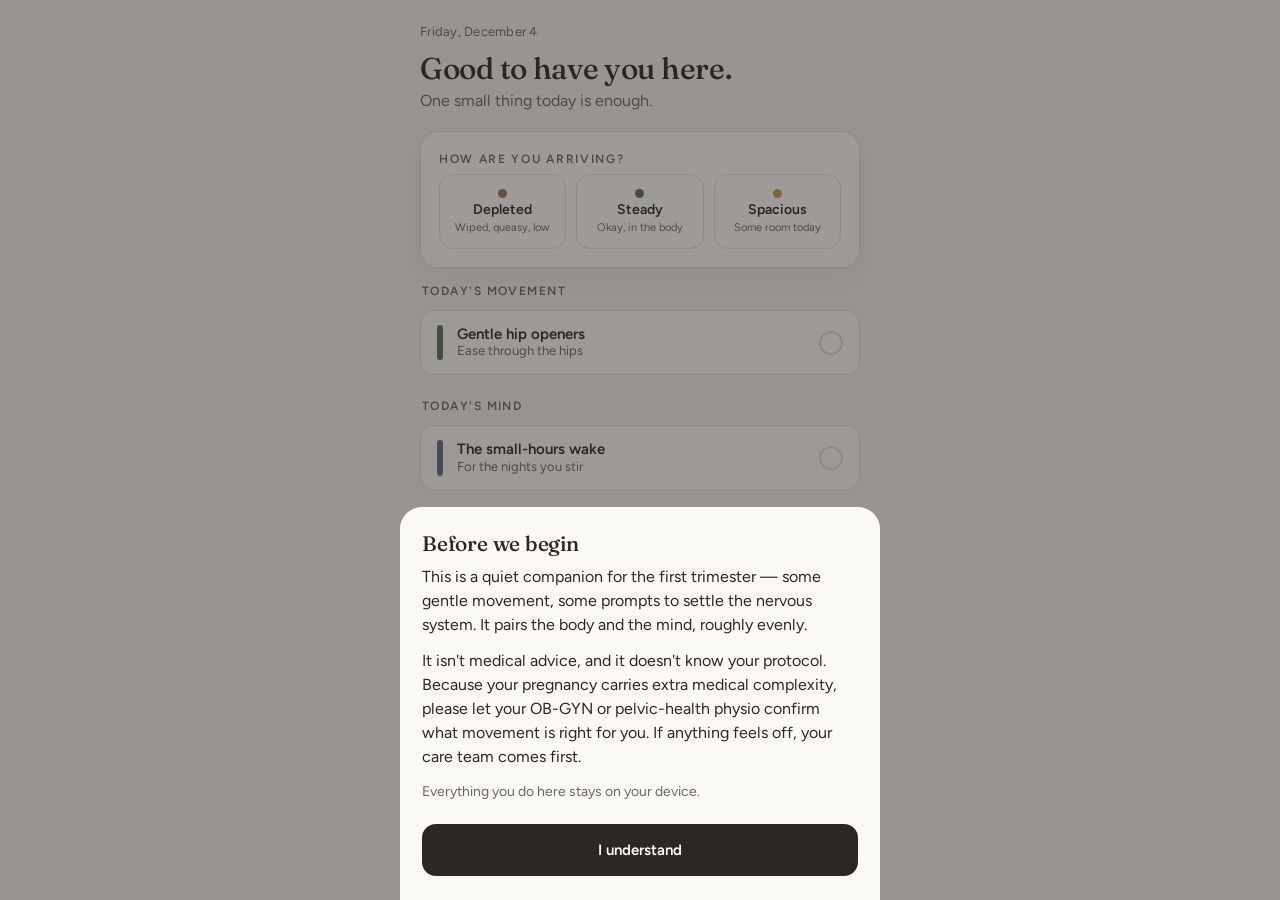
<file: first-trimester.html>
<!DOCTYPE html>
<html lang="en">
<head>
<meta charset="UTF-8" />
<meta name="viewport" content="width=device-width, initial-scale=1.0, maximum-scale=1.0, user-scalable=no, viewport-fit=cover" />
<meta name="theme-color" content="#F2EEE7" />
<meta name="apple-mobile-web-app-capable" content="yes" />
<meta name="apple-mobile-web-app-status-bar-style" content="default" />
<meta name="apple-mobile-web-app-title" content="First Trimester" />
<title>First Trimester</title>
<link rel="preconnect" href="https://fonts.googleapis.com">
<link rel="preconnect" href="https://fonts.gstatic.com" crossorigin>
<link href="https://fonts.googleapis.com/css2?family=Fraunces:opsz,wght@9..144,400;9..144,500;9..144,600&family=Figtree:wght@400;500;600&display=swap" rel="stylesheet">
<style>
  /* ---------- tokens ---------- */
  :root{
    --paper:#F2EEE7; --surface:#FBF9F5; --surface-2:#EFEAE1;
    --ink:#2B2724; --ink-soft:#6E665E; --line:#E2DBD0;
    --move:#54705B; --move-soft:#E6EDE6;
    --mind:#5B6B82; --mind-soft:#E6EAF0;
    --gold:#C0974A; --radius:18px;
    --shadow:0 1px 2px rgba(43,39,36,.04), 0 8px 24px rgba(43,39,36,.05);
    --ease:cubic-bezier(.22,.61,.36,1);
  }
  *{box-sizing:border-box;}
  html,body{margin:0;padding:0;}
  body{
    background:var(--paper); color:var(--ink);
    font-family:"Figtree",system-ui,-apple-system,sans-serif;
    font-size:16px; line-height:1.5; -webkit-font-smoothing:antialiased;
    overflow-x:hidden; min-height:100dvh;
  }
  @media (prefers-reduced-motion:reduce){ *{animation:none!important;transition:none!important;} }

  .app{ max-width:480px; width:100%; margin:0 auto; min-height:100dvh;
    display:flex; flex-direction:column; background:var(--paper); position:relative; }
  .scroll{ flex:1 1 auto; overflow-y:auto; overflow-x:hidden;
    padding:calc(env(safe-area-inset-top) + 8px) 20px 110px; -webkit-overflow-scrolling:touch; }
  .screen{display:none; animation:rise .4s var(--ease) both;}
  .screen.active{display:block;}
  @keyframes rise{from{opacity:0;transform:translateY(8px);}to{opacity:1;transform:none;}}

  .eyebrow{ font-size:12px; letter-spacing:.14em; text-transform:uppercase;
    color:var(--ink-soft); font-weight:600; margin:0 0 6px; }
  h1{font-family:"Fraunces",serif; font-weight:500; font-size:30px; line-height:1.1; margin:0 0 4px; letter-spacing:-.01em;}
  h2{font-family:"Fraunces",serif; font-weight:500; font-size:21px; line-height:1.15; margin:0 0 10px; letter-spacing:-.01em;}
  h3{font-family:"Fraunces",serif; font-weight:500; font-size:18px; margin:0 0 6px;}
  p{margin:0 0 12px;}
  .soft{color:var(--ink-soft);} .small{font-size:14px;} .ll{max-width:60ch;}

  .top{padding:14px 0 18px;}
  .datestr{font-size:13px; color:var(--ink-soft); margin:0 0 10px; letter-spacing:.02em;}

  .card{ background:var(--surface); border:1px solid var(--line); border-radius:var(--radius);
    padding:18px; box-shadow:var(--shadow); margin-bottom:14px; }
  .card h2,.card h3{margin-top:0;}

  .arrive{display:flex; flex-direction:column; gap:10px; margin-top:4px;}
  .arrive-row{display:flex; gap:10px;}
  .chip{ flex:1 1 0; min-width:0; border:1px solid var(--line); background:var(--surface);
    border-radius:14px; padding:14px 8px; min-height:64px; font-family:inherit; font-size:14px;
    color:var(--ink); cursor:pointer; display:flex; flex-direction:column; align-items:center;
    justify-content:center; gap:3px; text-align:center;
    transition:border-color .2s var(--ease), background .2s var(--ease), transform .12s var(--ease); }
  .chip:active{transform:scale(.97);}
  .chip .dot{width:9px;height:9px;border-radius:50%;}
  .chip.sel{border-color:var(--ink); background:var(--surface-2);}
  .chip .lab{font-weight:600;}
  .chip .sub{font-size:11px; color:var(--ink-soft); line-height:1.2;}

  .suggest{ background:var(--surface-2); border:1px solid var(--line); border-radius:14px;
    padding:16px; margin-top:12px; }
  .suggest .eyebrow{margin-bottom:8px;}

  .item{ width:100%; text-align:left; background:var(--surface); border:1px solid var(--line);
    border-radius:14px; padding:14px 16px; margin-bottom:10px; cursor:pointer; display:flex;
    align-items:center; gap:14px; min-height:56px; font-family:inherit; color:var(--ink);
    transition:border-color .2s var(--ease), transform .12s var(--ease); }
  .item:active{transform:scale(.99);}
  .item:hover{border-color:#cfc6b8;}
  .item .txt{flex:1 1 auto; min-width:0;}
  .item .name{font-weight:600; font-size:15px; line-height:1.25; display:block;}
  .item .meta{font-size:13px; color:var(--ink-soft); line-height:1.3; display:block;}
  .tag{ flex:0 0 auto; width:6px; align-self:stretch; border-radius:6px; min-height:34px; }
  .tag.move{background:var(--move);} .tag.mind{background:var(--mind);}
  .check{ flex:0 0 auto; width:24px; height:24px; border-radius:50%; border:2px solid var(--line);
    display:flex; align-items:center; justify-content:center; font-size:13px; color:#fff; }
  .check.on{background:var(--gold); border-color:var(--gold);}

  .seclab{ font-size:12px; letter-spacing:.12em; text-transform:uppercase; color:var(--ink-soft);
    font-weight:600; margin:22px 2px 10px; }
  .seclab:first-of-type{margin-top:6px;}

  .back{ background:none; border:none; font-family:inherit; color:var(--ink-soft); font-size:15px;
    cursor:pointer; padding:8px 4px 12px 0; display:inline-flex; align-items:center; gap:6px; min-height:44px; }
  .pill{ display:inline-block; font-size:11px; font-weight:600; letter-spacing:.06em; text-transform:uppercase;
    padding:4px 10px; border-radius:999px; margin-bottom:10px; }
  .pill.move{background:var(--move-soft); color:var(--move);}
  .pill.mind{background:var(--mind-soft); color:var(--mind);}
  .cues{list-style:none; padding:0; margin:14px 0;}
  .cues li{ position:relative; padding:0 0 0 22px; margin-bottom:10px; line-height:1.45; }
  .cues li::before{ content:""; position:absolute; left:2px; top:9px; width:7px; height:7px;
    border-radius:50%; background:var(--move); }
  .cues.mindcue li::before{background:var(--mind);}
  .easeoff{ background:#FBF3E9; border:1px solid #EAD9C0; border-radius:14px; padding:14px 16px;
    margin:14px 0; font-size:14px; line-height:1.45; }
  .easeoff .eyebrow{color:#9A6B2E; margin-bottom:6px;}
  .donebtn{ width:100%; min-height:52px; border-radius:14px; border:1px solid var(--move);
    background:var(--move-soft); color:var(--move); font-family:inherit; font-weight:600; font-size:15px;
    cursor:pointer; margin-top:8px; transition:transform .12s var(--ease); }
  .donebtn.mind{border-color:var(--mind); background:var(--mind-soft); color:var(--mind);}
  .donebtn:active{transform:scale(.99);}
  .donebtn.on{background:var(--gold); border-color:var(--gold); color:#fff;}
  .prompt{ font-family:"Fraunces",serif; font-size:23px; line-height:1.32; font-weight:400;
    color:var(--ink); margin:6px 0 12px; }

  .stat-row{display:flex; gap:12px; margin-bottom:14px;}
  .stat{ flex:1 1 0; min-width:0; background:var(--surface); border:1px solid var(--line);
    border-radius:14px; padding:16px 10px; text-align:center; }
  .stat .num{font-family:"Fraunces",serif; font-size:28px; font-weight:500; line-height:1;}
  .stat .lab{font-size:12px; color:var(--ink-soft); margin-top:6px; line-height:1.25;}
  textarea{ width:100%; min-height:90px; resize:vertical; border:1px solid var(--line); border-radius:14px;
    padding:14px; font-family:inherit; font-size:15px; color:var(--ink); background:var(--surface); line-height:1.5; }
  textarea:focus{outline:2px solid var(--mind); outline-offset:1px;}
  .ghostbtn{ background:none; border:1px solid var(--line); border-radius:12px; padding:10px 16px;
    font-family:inherit; font-size:14px; color:var(--ink-soft); cursor:pointer; min-height:44px; }
  .note-disclaimer{ background:var(--mind-soft); border:1px solid #cdd6e3; border-radius:14px;
    padding:16px; font-size:14px; line-height:1.5; color:#3f4a5c; }

  nav{ position:sticky; bottom:0; z-index:30; background:rgba(251,249,245,.92);
    backdrop-filter:saturate(1.4) blur(10px); border-top:1px solid var(--line);
    padding:6px 8px calc(env(safe-area-inset-bottom) + 6px); display:flex; gap:2px;
    max-width:480px; width:100%; margin:0 auto; }
  .navbtn{ flex:1 1 0; min-width:0; background:none; border:none; cursor:pointer; font-family:inherit;
    color:var(--ink-soft); padding:8px 4px 6px; display:flex; flex-direction:column; align-items:center;
    gap:3px; min-height:52px; border-radius:12px; transition:color .2s var(--ease); }
  .navbtn .ico{width:24px; height:24px; display:block;}
  .navbtn .nlab{font-size:11px; font-weight:500;}
  .navbtn.active{color:var(--ink);}
  .navbtn svg{stroke:currentColor; fill:none; stroke-width:1.6; stroke-linecap:round; stroke-linejoin:round;}

  .overlay{ position:fixed; inset:0; z-index:50; background:rgba(43,39,36,.45);
    display:none; align-items:flex-end; justify-content:center; }
  .overlay.show{display:flex;}
  .sheet{ background:var(--surface); width:100%; max-width:480px; border-radius:22px 22px 0 0;
    padding:24px 22px calc(env(safe-area-inset-bottom) + 24px); animation:slideup .35s var(--ease) both; }
  @keyframes slideup{from{transform:translateY(100%);}to{transform:none;}}
  .sheet h2{margin-top:0;}
  .primarybtn{ width:100%; min-height:52px; border-radius:14px; border:none; background:var(--ink);
    color:#fff; font-family:inherit; font-weight:600; font-size:15px; cursor:pointer; margin-top:10px; }
</style>
</head>
<body>
<div class="app">
  <div class="scroll" id="scroll">

    <!-- TODAY -->
    <section class="screen active" id="screen-today">
      <div class="top">
        <div class="datestr" id="datestr"></div>
        <h1>Good to have you here.</h1>
        <p class="soft" style="margin-bottom:0;">One small thing today is enough.</p>
      </div>
      <div class="card">
        <p class="eyebrow">How are you arriving?</p>
        <div class="arrive">
          <div class="arrive-row">
            <button class="chip" data-energy="depleted"><span class="dot" style="background:#9A6B5E;"></span><span class="lab">Depleted</span><span class="sub">Wiped, queasy, low</span></button>
            <button class="chip" data-energy="steady"><span class="dot" style="background:var(--move);"></span><span class="lab">Steady</span><span class="sub">Okay, in the body</span></button>
            <button class="chip" data-energy="spacious"><span class="dot" style="background:var(--gold);"></span><span class="lab">Spacious</span><span class="sub">Some room today</span></button>
          </div>
        </div>
        <div class="suggest" id="suggestBox" style="display:none;">
          <p class="eyebrow">For today</p>
          <p id="suggestText" style="margin:0;"></p>
        </div>
      </div>
      <p class="seclab">Today's movement</p>
      <div id="todayMove"></div>
      <p class="seclab">Today's mind</p>
      <div id="todayMind"></div>
    </section>

    <!-- MOVE -->
    <section class="screen" id="screen-move">
      <div class="top">
        <p class="eyebrow">Move</p>
        <h1>Gentle by design.</h1>
        <p class="soft ll" style="margin-bottom:0;">First-trimester movement, scaled to how you feel. Cues, not rep counts. Tap any to open.</p>
      </div>
      <div id="moveList"></div>
    </section>

    <!-- MIND -->
    <section class="screen" id="screen-mind">
      <div class="top">
        <p class="eyebrow">Mind</p>
        <h1>A place to settle.</h1>
        <p class="soft ll" style="margin-bottom:0;">Short prompts for the nervous system — orienting, checking in, resting. No fixing required.</p>
      </div>
      <div id="mindList"></div>
    </section>

    <!-- YOU -->
    <section class="screen" id="screen-you">
      <div class="top">
        <p class="eyebrow">You</p>
        <h1>Showing up.</h1>
        <p class="soft" style="margin-bottom:0;">Not a streak to protect — just a record of the days you turned toward yourself.</p>
      </div>
      <div class="stat-row">
        <div class="stat"><div class="num" id="statDays">0</div><div class="lab">days shown up</div></div>
        <div class="stat"><div class="num" id="statMoves">0</div><div class="lab">moves done</div></div>
        <div class="stat"><div class="num" id="statMinds">0</div><div class="lab">mind moments</div></div>
      </div>
      <div class="card">
        <h3>Today's note</h3>
        <p class="small soft" style="margin-top:0;">How was the body, the mood, the day. For you only.</p>
        <textarea id="noteBox" placeholder="A line or two..."></textarea>
        <div style="display:flex; gap:10px; margin-top:10px; align-items:center;">
          <button class="ghostbtn" id="saveNote">Save note</button>
          <span class="small soft" id="noteSaved"></span>
        </div>
      </div>
      <div class="card">
        <h3>Before you move</h3>
        <div class="note-disclaimer">
          Your pregnancy has a medical layer to it &mdash; the anticoagulation, the autoimmune protocol, the team around you. Treat everything here as general first-trimester movement, and let your OB-GYN or a pelvic-health physio confirm what's right for <em>your</em> body. If anything ever feels wrong &mdash; bleeding, cramping, real dizziness, breathlessness &mdash; stop and call your team, not this app.
        </div>
      </div>
      <div class="card">
        <h3>Data &amp; reset</h3>
        <p class="small soft" style="margin-top:0;">Everything stays on this device. Nothing is sent anywhere.</p>
        <button class="ghostbtn" id="resetBtn">Clear all my data</button>
      </div>
      <p class="small soft" style="text-align:center; margin-top:18px;">v1 &mdash; built to be reshaped. Tell me what to change.</p>
    </section>

    <!-- DETAIL -->
    <section class="screen" id="screen-detail">
      <button class="back" id="backBtn">&larr; Back</button>
      <div id="detailBody"></div>
    </section>

  </div>

  <nav>
    <button class="navbtn active" data-go="today" aria-label="Today"><span class="ico"><svg viewBox="0 0 24 24"><circle cx="12" cy="12" r="4.5"/><path d="M12 2v2M12 20v2M2 12h2M20 12h2M4.9 4.9l1.4 1.4M17.7 17.7l1.4 1.4M19.1 4.9l-1.4 1.4M6.3 17.7l-1.4 1.4"/></svg></span><span class="nlab">Today</span></button>
    <button class="navbtn" data-go="move" aria-label="Move"><span class="ico"><svg viewBox="0 0 24 24"><circle cx="12" cy="5" r="2.2"/><path d="M5 21l3-6 4 2 3-3M8 15l-1-4 5-1 3 3 3 1"/></svg></span><span class="nlab">Move</span></button>
    <button class="navbtn" data-go="mind" aria-label="Mind"><span class="ico"><svg viewBox="0 0 24 24"><path d="M12 21s-7-4.5-7-10a4 4 0 0 1 7-2.5A4 4 0 0 1 19 11c0 5.5-7 10-7 10z"/></svg></span><span class="nlab">Mind</span></button>
    <button class="navbtn" data-go="you" aria-label="You"><span class="ico"><svg viewBox="0 0 24 24"><circle cx="12" cy="8" r="3.4"/><path d="M5.5 20a6.5 6.5 0 0 1 13 0"/></svg></span><span class="nlab">You</span></button>
  </nav>
</div>

<div class="overlay" id="welcome">
  <div class="sheet">
    <h2>Before we begin</h2>
    <p class="ll">This is a quiet companion for the first trimester &mdash; some gentle movement, some prompts to settle the nervous system. It pairs the body and the mind, roughly evenly.</p>
    <p class="ll">It isn't medical advice, and it doesn't know your protocol. Because your pregnancy carries extra medical complexity, please let your OB-GYN or pelvic-health physio confirm what movement is right for you. If anything feels off, your care team comes first.</p>
    <p class="small soft">Everything you do here stays on your device.</p>
    <button class="primarybtn" id="welcomeOk">I understand</button>
  </div>
</div>

<script>
/* ---------------- storage (safe; memory fallback if blocked) ---------------- */
const Store = (() => {
  const KEY = "ft_companion_v1";
  let mem = null;
  function fresh(){ return { seenWelcome:false, days:{}, lastEnergy:null }; }
  function read(){
    if(mem) return mem;
    try{ const raw = localStorage.getItem(KEY); mem = raw ? JSON.parse(raw) : fresh(); }
    catch(e){ mem = mem || fresh(); }
    return mem;
  }
  function write(s){ mem = s; try{ localStorage.setItem(KEY, JSON.stringify(s)); }catch(e){} }
  function reset(){ mem = fresh(); try{ localStorage.removeItem(KEY); }catch(e){} }
  return { read, write, reset };
})();

const todayKey = () => {
  const d = new Date();
  return d.getFullYear()+"-"+String(d.getMonth()+1).padStart(2,"0")+"-"+String(d.getDate()).padStart(2,"0");
};
function dayRecord(){
  const s = Store.read();
  if(!s.days[todayKey()]) s.days[todayKey()] = { moves:[], minds:[], note:"" };
  return s.days[todayKey()];
}

/* ---------------- content ---------------- */
const MOVES = [
  { id:"breath-360", group:"Breath & core foundations", name:"360 degree breath", meta:"The base everything sits on",
    cues:["Sit or lie comfortably. Hands on your lower ribs.",
      "Breathe in and let the ribs widen in all directions, and the belly soften out.",
      "On the inhale, let the pelvic floor gently release and open downward.",
      "On the slow exhale, feel a quiet, effortless lift and a gentle drawing-in low in the belly.",
      "A few slow rounds. The release matters as much as the lift."],
    ease:"If you catch yourself holding your breath or gripping the belly, back off. This should feel easy." },
  { id:"connection", group:"Breath & core foundations", name:"Connection breath", meta:"Breath linked to deep core",
    cues:["Build on the 360 degree breath.",
      "Inhale wide and soft. On the exhale, let a light, low engagement come through the deep belly and pelvic floor together, as if gently hugging the baby toward your spine.",
      "Let it go completely on the next inhale.",
      "Think whisper of effort, not a hard squeeze."],
    ease:"No bearing down, no breath-holding, no doming of the belly. If you feel that, make it smaller." },
  { id:"pf-lift", group:"Pelvic floor", name:"Pelvic floor lift and let-go", meta:"Lift, then fully release",
    cues:["On an exhale, gently lift the pelvic floor up and in, like softly slowing the flow of urine.",
      "Hold for a breath if comfortable, then fully let go and feel it settle back down.",
      "A few unhurried repetitions.",
      "A floor that can release is as important as one that can lift."],
    ease:"If lifting feels like straining, or you can't sense the let-go, just practise the release on its own for now." },
  { id:"pf-release", group:"Pelvic floor", name:"Pelvic floor down-training", meta:"For a floor that holds tension",
    cues:["Comfortable position, jaw soft, shoulders down.",
      "On each slow inhale, imagine the pelvic floor opening and softening downward, letting go, not pushing.",
      "Exhale and simply rest. No active lift here.",
      "Useful on days your whole system feels braced."],
    ease:"This is rest, not work. If you're trying hard, you're doing too much." },
  { id:"squat", group:"Gentle strength", name:"Supported squat", meta:"To comfort, with something to hold",
    cues:["Stand near a chair or counter you can lightly hold.",
      "Sit your hips back and down only as far as feels easy and stable.",
      "Breathe out as you stand; keep the breath moving the whole time.",
      "A small set, well within range. Stop while it still feels good."],
    ease:"Avoid holding your breath or pushing to fatigue. If you feel lightheaded standing up, slow right down." },
  { id:"hinge", group:"Gentle strength", name:"Hip hinge", meta:"The pattern behind picking things up",
    cues:["Feet hip-width, soft knees.",
      "Send the hips backward and let the chest tip forward, keeping a long, neutral spine.",
      "Return by squeezing through the hips, exhaling as you rise.",
      "Light and controlled. This pattern protects your back as the months go on."],
    ease:"No rounding under load, no breath-holding. Keep the range comfortable." },
  { id:"upper", group:"Gentle strength", name:"Light upper-body work", meta:"Bands or light weights",
    cues:["Rows, gentle presses, or band pull-aparts, whatever you already know and like.",
      "Keep loads light to moderate and reps well short of failure.",
      "Exhale on the effort; never hold the breath against a load."],
    ease:"If your usual weights feel heavier or you're more breathless than normal, drop the load. First-trimester fatigue is real." },
  { id:"catcow", group:"Mobility & posture", name:"Spinal waves", meta:"Cat-cow, slow and curious",
    cues:["On hands and knees, or seated if that's easier.",
      "Let the spine ripple, arching gently then rounding gently, moving with the breath.",
      "Explore where it wants to go, Feldenkrais-style. No fixed shape.",
      "A handful of slow waves."],
    ease:"Stay in the painless, easy middle of your range. Nothing forced." },
  { id:"hips", group:"Mobility & posture", name:"Gentle hip openers", meta:"Ease through the hips",
    cues:["Seated figure-four, a supported low lunge, or easy hip circles.",
      "Move slowly and breathe into anything tight.",
      "Back off the moment it stops feeling like a pleasant stretch."],
    ease:"Ligaments get more lax in pregnancy, so don't chase a deeper stretch than usual. Easy is the target." },
  { id:"posture", group:"Mobility & posture", name:"Posture reset", meta:"Ribs stacked over the pelvis",
    cues:["Stand tall. Let the ribs settle down and back over the pelvis rather than flaring forward.",
      "Crown of the head floating up, shoulders soft.",
      "A few slow breaths here. A good one to return to through the day."],
    ease:"No military stiffness. You're finding ease and length, not bracing." },
  { id:"walk", group:"Aerobic", name:"Walking", meta:"The quiet workhorse",
    cues:["A conversational pace, where you could still talk, just.",
      "Most days, some walking is plenty.",
      "Outside if you can; it doubles as nervous-system regulation."],
    ease:"Slow down if you can't speak in sentences, feel dizzy, or get a stitch. Hydrate and don't overheat." },
  { id:"cardio", group:"Aerobic", name:"Easy cardio", meta:"Cycling, swimming, low-impact",
    cues:["Stationary cycling or swimming are kind to the joints and let you control intensity.",
      "Keep it moderate, working but not gasping.",
      "General guidance (e.g. ACOG) points to roughly 150 minutes a week of moderate activity for uncomplicated pregnancies. Treat that as an approximate guideline, not a target, and one that depends on your clearance."],
    ease:"Avoid overheating (go easy on hot rooms and hot water), stay well hydrated, and stop if you feel faint or unusually breathless." }
];

const MINDS = [
  { id:"orient", group:"Grounding", name:"Orienting", meta:"Let your eyes lead",
    prompt:"Slowly look around the room. Let your eyes land wherever they want, no agenda. Name three things you can see, in no hurry.",
    body:"This tells the system, gently, that you're here and it's now. Nothing to solve, just landing back in the room." },
  { id:"contact", group:"Grounding", name:"Points of contact", meta:"Find the ground",
    prompt:"Feel where your body meets the chair, the bed, the floor. Let your weight be held there. Let a little of it go.",
    body:"You don't have to hold yourself up alone right now. The surface underneath you is already doing it." },
  { id:"exhale", group:"Grounding", name:"The long exhale", meta:"Lengthen the out-breath",
    prompt:"Breathe in for a comfortable count. Then make the exhale a little longer than the inhale. Five or six of those, slow.",
    body:"A longer exhale leans on the parasympathetic side, your system's own brake. You already know this one in your body." },
  { id:"part", group:"Checking in", name:"Who's here?", meta:"Turn toward a part",
    prompt:"Notice what part of you is most present right now. Tired? Anxious? Hopeful? Can you turn toward it with a little curiosity, the way you would for someone you love?",
    body:"You don't have to change it. Being seen is often enough, for the part and for you." },
  { id:"worried", group:"Checking in", name:"The worried part", meta:"It doesn't need fixing",
    prompt:"If there's a part of you that's scared about the pregnancy, let it know you noticed. You're not arguing with it. You're letting it know it isn't alone in there.",
    body:"Worry usually softens when it stops having to shout to be heard." },
  { id:"both", group:"Reframing", name:"Both can sit here", meta:"Hope and fear together",
    prompt:"You're allowed to feel the hope and the fear at the same time. They can share the seat. You don't have to pick one.",
    body:"Holding both isn't being unsure. It's being honest about something genuinely uncertain." },
  { id:"next", group:"Reframing", name:"Just the next thing", meta:"Shrink the horizon",
    prompt:"Your job today isn't the whole pregnancy. It's the next small thing. A glass of water. One slow breath. Then the one after that.",
    body:"The mind wants to manage the entire arc at once. It can't. The next thing is enough." },
  { id:"tired", group:"Rest", name:"Tired is information", meta:"Permission to do less",
    prompt:"Tired isn't a failure of willpower. It's data, your body building something enormous. What would five percent more rest look like in the next hour?",
    body:"First-trimester fatigue is the body doing real work behind the scenes. You can let it." },
  { id:"nadir", group:"Rest", name:"The small-hours wake", meta:"For the nights you stir",
    prompt:"If you wake in the small hours, see if you can meet it without alarm. Soften your jaw. Let the system know it's safe to settle.",
    body:"Waking at the deepest dip isn't a malfunction. It can be a sensitive, attentive nervous system doing a quiet check. It doesn't need you to fight it." }
];

/* ---------------- helpers ---------------- */
function groupBy(arr){ const m={}; arr.forEach(x=>{(m[x.group]=m[x.group]||[]).push(x);}); return m; }
function isDone(type,id){ return dayRecord()[type].includes(id); }
function toggleDone(type,id){
  const s=Store.read(); const rec=s.days[todayKey()];
  const i=rec[type].indexOf(id); if(i===-1) rec[type].push(id); else rec[type].splice(i,1);
  Store.write(s);
}
function esc(str){ return String(str).replace(/[&<>]/g,c=>({'&':'&amp;','<':'&lt;','>':'&gt;'}[c])); }

/* ---------------- item + list rendering ---------------- */
function itemHTML(type,x,storeKey){
  const done=isDone(storeKey,x.id);
  return '<button class="item" data-type="'+type+'" data-id="'+x.id+'">'
    +'<span class="tag '+type+'"></span>'
    +'<span class="txt"><span class="name">'+esc(x.name)+'</span><span class="meta">'+esc(x.meta)+'</span></span>'
    +'<span class="check '+(done?'on':'')+'">'+(done?'✓':'')+'</span></button>';
}
function bindItems(container){
  container.querySelectorAll('.item').forEach(btn=>{
    btn.addEventListener('click',()=> openDetail(btn.dataset.type, btn.dataset.id));
  });
}

function renderMove(){
  const groups=groupBy(MOVES); let html='';
  Object.keys(groups).forEach(g=>{ html+='<p class="seclab">'+g+'</p>'; groups[g].forEach(m=> html+=itemHTML('move',m,'moves')); });
  const el=document.getElementById('moveList'); el.innerHTML=html; bindItems(el);
}
function renderMind(){
  const groups=groupBy(MINDS); let html='';
  Object.keys(groups).forEach(g=>{ html+='<p class="seclab">'+g+'</p>'; groups[g].forEach(m=> html+=itemHTML('mind',m,'minds')); });
  const el=document.getElementById('mindList'); el.innerHTML=html; bindItems(el);
}

/* ---------------- detail view ---------------- */
let returnTab='move';
function openDetail(type,id){
  const isMove = type==='move';
  const data = (isMove?MOVES:MINDS).find(x=>x.id===id);
  if(!data) return;
  const storeKey = isMove?'moves':'minds';
  const done = isDone(storeKey,id);
  let html='';

  if(isMove){
    html+='<span class="pill move">'+esc(data.group)+'</span>';
    html+='<h1>'+esc(data.name)+'</h1>';
    html+='<ul class="cues">'+data.cues.map(c=>'<li>'+esc(c)+'</li>').join('')+'</ul>';
    html+='<div class="easeoff"><p class="eyebrow">Ease off if</p>'+esc(data.ease)+'</div>';
    html+='<button class="donebtn '+(done?'on':'')+'" id="detailDone">'+(done?'✓ Done today':'Mark done today')+'</button>';
  }else{
    html+='<span class="pill mind">'+esc(data.group)+'</span>';
    html+='<h1>'+esc(data.name)+'</h1>';
    html+='<p class="prompt">'+esc(data.prompt)+'</p>';
    html+='<p class="soft ll">'+esc(data.body)+'</p>';
    html+='<button class="donebtn mind '+(done?'on':'')+'" id="detailDone">'+(done?'✓ Sat with this':'I sat with this')+'</button>';
  }
  document.getElementById('detailBody').innerHTML=html;

  document.getElementById('detailDone').addEventListener('click',function(){
    toggleDone(storeKey,id);
    const nowDone=isDone(storeKey,id);
    this.classList.toggle('on',nowDone);
    if(isMove) this.textContent = nowDone?'✓ Done today':'Mark done today';
    else this.textContent = nowDone?'✓ Sat with this':'I sat with this';
  });

  showScreen('detail',false);
  document.getElementById('scroll').scrollTop=0;
}

/* ---------------- today ---------------- */
function renderToday(){
  const d=new Date();
  document.getElementById('datestr').textContent=d.toLocaleDateString('en-US',{weekday:'long',month:'long',day:'numeric'});
  const energy=Store.read().lastEnergy;
  document.querySelectorAll('.chip').forEach(c=> c.classList.toggle('sel', c.dataset.energy===energy));
  if(energy) showSuggestion(energy);

  const seed=parseInt(todayKey().replace(/-/g,''),10);
  const move=MOVES[seed%MOVES.length];
  const mind=MINDS[seed%MINDS.length];
  const tm=document.getElementById('todayMove'); tm.innerHTML=itemHTML('move',move,'moves'); bindItems(tm);
  const tn=document.getElementById('todayMind'); tn.innerHTML=itemHTML('mind',mind,'minds'); bindItems(tn);
}
function showSuggestion(energy){
  const map={
    depleted:"A depleted day still counts. Try the long exhale or points of contact under Mind, and if anything in the body, just the 360 degree breath. That's a full day of showing up.",
    steady:"Pick one thing from Move (a short walk or pelvic-floor work is plenty) and one prompt from Mind. You don't need the whole list.",
    spacious:"There's room today. You could string together breath, a little gentle strength or mobility, and a mind prompt to close. Still, stop while it feels good."
  };
  document.getElementById('suggestText').textContent=map[energy];
  document.getElementById('suggestBox').style.display='block';
}

/* ---------------- you / stats / notes ---------------- */
function renderYou(){
  const s=Store.read();
  let days=0, moves=0, minds=0;
  Object.values(s.days).forEach(r=>{
    if((r.moves&&r.moves.length)||(r.minds&&r.minds.length)) days++;
    moves+=(r.moves?r.moves.length:0); minds+=(r.minds?r.minds.length:0);
  });
  document.getElementById('statDays').textContent=days;
  document.getElementById('statMoves').textContent=moves;
  document.getElementById('statMinds').textContent=minds;
  document.getElementById('noteBox').value=dayRecord().note||'';
  document.getElementById('noteSaved').textContent='';
}

/* ---------------- nav ---------------- */
function showScreen(name, updateNav){
  document.querySelectorAll('.screen').forEach(s=>s.classList.remove('active'));
  document.getElementById('screen-'+name).classList.add('active');
  if(updateNav!==false){
    document.querySelectorAll('.navbtn').forEach(b=>b.classList.toggle('active', b.dataset.go===name));
  }
  document.getElementById('scroll').scrollTop=0;
  if(name==='today') renderToday();
  if(name==='move') renderMove();
  if(name==='mind') renderMind();
  if(name==='you') renderYou();
}

/* ---------------- wiring ---------------- */
document.querySelectorAll('.navbtn').forEach(b=>{
  b.addEventListener('click',()=>{ returnTab=b.dataset.go; showScreen(b.dataset.go); });
});
document.getElementById('backBtn').addEventListener('click',()=>{
  document.querySelectorAll('.navbtn').forEach(x=>x.classList.toggle('active', x.dataset.go===returnTab));
  showScreen(returnTab);
});
document.querySelectorAll('.chip').forEach(c=>{
  c.addEventListener('click',()=>{
    const s=Store.read(); s.lastEnergy=c.dataset.energy; Store.write(s);
    document.querySelectorAll('.chip').forEach(x=>x.classList.toggle('sel',x===c));
    showSuggestion(c.dataset.energy);
  });
});
document.getElementById('saveNote').addEventListener('click',()=>{
  const s=Store.read(); s.days[todayKey()].note=document.getElementById('noteBox').value; Store.write(s);
  document.getElementById('noteSaved').textContent='Saved.';
  setTimeout(()=>{document.getElementById('noteSaved').textContent='';},1800);
});
document.getElementById('resetBtn').addEventListener('click',()=>{
  if(confirm('Clear everything stored on this device? This cannot be undone.')){
    Store.reset(); renderYou(); renderToday();
    alert('Cleared.');
  }
});
document.getElementById('welcomeOk').addEventListener('click',()=>{
  const s=Store.read(); s.seenWelcome=true; Store.write(s);
  document.getElementById('welcome').classList.remove('show');
});

/* ---------------- init ---------------- */
(function init(){
  renderToday();
  if(!Store.read().seenWelcome){ document.getElementById('welcome').classList.add('show'); }
})();
</script>
</body>
</html>
</file>
